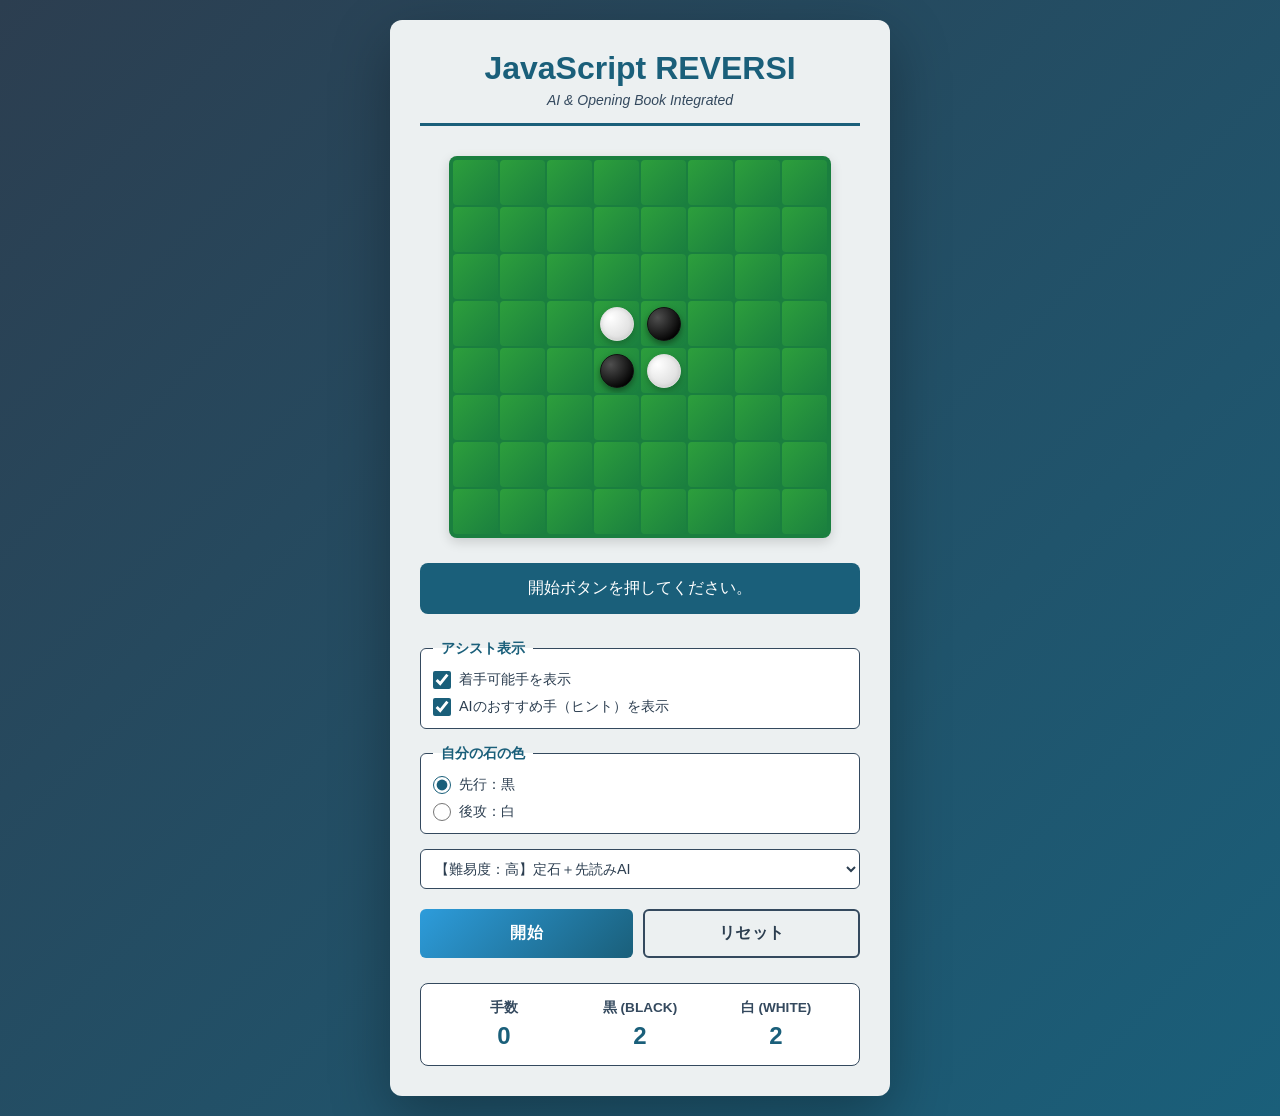
<file: index.html>
<!DOCTYPE html>
<html lang="ja">
<head>
    <meta charset="UTF-8">
    <meta name="viewport" content="width=device-width, initial-scale=1.0">
    <title>JavaScript REVERSI</title>
    <link rel="stylesheet" href="style.css">
</head>
<body>
    <div class="game-wrapper">
        <div class="game-container">
            <header class="game-header">
                <h1>JavaScript REVERSI</h1>
                <div class="subtitle">AI & Opening Book Integrated</div>
            </header>

            <div class="game-board">
                <div id="boardGrid" class="board-grid">
                    <!-- Javascript generates 64 cells here -->
                </div>
            </div>

            <div class="game-status">
                <div id="statusMessage" class="status-message">開始ボタンを押してください。</div>
            </div>

            <div class="game-controls">
                <form id="gameConfigForm" onsubmit="return false;">
                    <!-- index.html の gameConfigForm 内、control-group を以下に置き換え -->
                    <div class="control-group">
                        <fieldset>
                            <legend>アシスト表示</legend>
                            <div class="checkbox-group">
                                <label>
                                    <input type="checkbox" id="showLegalMoves" checked>
                                    着手可能手を表示
                                </label>
                                <label>
                                    <input type="checkbox" id="showAIHint" checked>
                                    AIのおすすめ手（ヒント）を表示
                                </label>
                            </div>
                        </fieldset>

                        <fieldset>
                            <legend>自分の石の色</legend>
                            <div class="radio-group">
                                <label>
                                    <input type="radio" name="playerColor" value="BLACK" checked>
                                    先行：黒
                                </label>
                                <label>
                                    <input type="radio" name="playerColor" value="WHITE">
                                    後攻：白
                                </label>
                            </div>
                        </fieldset>

                        <select id="difficultyLevel">
                            <option value="0">【難易度：低】ランダムに指す</option>
                            <option value="1">【難易度：中】評価テーブル読み</option>
                            <option value="2" selected>【難易度：高】定石＋先読みAI</option>
                        </select>
                    </div>

                    <div class="button-group">
                        <button type="button" id="startBtn" class="btn btn-primary">開始</button>
                        <button type="button" id="resetBtn" class="btn btn-secondary">リセット</button>
                    </div>
                </form>
            </div>

            <div class="game-info">
                <div class="info-item">
                    <span class="info-label">手数</span>
                    <span id="moveCount" class="info-value">0</span>
                </div>
                <div class="info-item">
                    <span class="info-label">黒 (BLACK)</span>
                    <span id="blackCount" class="info-value">2</span>
                </div>
                <div class="info-item">
                    <span class="info-label">白 (WHITE)</span>
                    <span id="whiteCount" class="info-value">2</span>
                </div>
            </div>
        </div>
    </div>

    <!-- Script files -->
    <script src="joseki.js"></script>
    <script src="reversi.js"></script>
    <script>
        document.addEventListener('DOMContentLoaded', () => {
            const game = new ReversiGame();
            game.initializeUI();
        });
    </script>
</body>
</html>
</file>
<file: style.css>
/* ============================================
   Reversi Game - Modern CSS
   ============================================ */

:root {
    --primary-color: #1a5f7a;
    --secondary-color: #2d9cdb;
    --success-color: #27ae60;
    --danger-color: #e74c3c;
    --dark-bg: #2c3e50;
    --light-bg: #ecf0f1;
    --board-green: #1a7f3f;
    --border-color: #34495e;
    --text-dark: #2c3e50;
    --text-light: #ffffff;
}

* {
    margin: 0;
    padding: 0;
    box-sizing: border-box;
}

html {
    font-size: 16px;
}

body {
    font-family: 'Segoe UI', Tahoma, Geneva, Verdana, sans-serif;
    background: linear-gradient(135deg, var(--dark-bg) 0%, var(--primary-color) 100%);
    color: var(--text-dark);
    min-height: 100vh;
    padding: 20px;
}

/* ============================================
   Layout
   ============================================ */

.game-wrapper {
    display: flex;
    justify-content: center;
    align-items: center;
    min-height: 100vh;
}

.game-container {
    background: var(--light-bg);
    border-radius: 12px;
    box-shadow: 0 20px 60px rgba(0, 0, 0, 0.3);
    padding: 30px;
    max-width: 500px;
    width: 100%;
}

/* ============================================
   Header
   ============================================ */

.game-header {
    text-align: center;
    margin-bottom: 30px;
    border-bottom: 3px solid var(--primary-color);
    padding-bottom: 15px;
}

.game-header h1 {
    font-size: 2rem;
    color: var(--primary-color);
    margin-bottom: 5px;
    font-weight: 700;
}

.game-header .subtitle {
    font-size: 0.875rem;
    color: var(--border-color);
    font-style: italic;
}

/* ============================================
   Game Board
   ============================================ */

.game-board {
    margin-bottom: 25px;
    display: flex;
    justify-content: center;
}

.board-grid {
    display: inline-grid;
    grid-template-columns: repeat(8, 1fr);
    gap: 2px;
    background: var(--board-green);
    padding: 4px;
    border-radius: 8px;
    box-shadow: 0 4px 12px rgba(0, 0, 0, 0.15);
}

.board-cell {
    width: 45px;
    height: 45px;
    background: linear-gradient(135deg, #2d9f3c 0%, #1a7f3f 100%);
    border: none;
    border-radius: 4px;
    padding: 0;
    cursor: pointer;
    transition: all 0.2s ease;
    display: flex;
    align-items: center;
    justify-content: center;
    overflow: hidden;
}

.board-cell:hover:not(:disabled) {
    transform: scale(1.05);
    box-shadow: inset 0 0 8px rgba(255, 255, 255, 0.2);
}

.board-cell:active:not(:disabled) {
    transform: scale(0.98);
}

.board-cell img {
    width: 100%;
    height: 100%;
    object-fit: cover;
    display: block;
}

/* ============================================
   Status Message
   ============================================ */

.game-status {
    background: var(--primary-color);
    color: var(--text-light);
    padding: 15px;
    border-radius: 8px;
    margin-bottom: 25px;
    text-align: center;
    font-weight: 500;
    min-height: 40px;
    display: flex;
    align-items: center;
    justify-content: center;
}

.status-message {
    width: 100%;
}

/* ============================================
   Game Controls
   ============================================ */

.game-controls {
    margin-bottom: 25px;
}

.control-group {
    display: flex;
    flex-direction: column;
    gap: 15px;
    margin-bottom: 20px;
}

fieldset {
    border: 1px solid var(--border-color);
    border-radius: 6px;
    padding: 12px;
    background: white;
}

legend {
    padding: 0 8px;
    font-weight: 600;
    color: var(--primary-color);
    font-size: 0.9rem;
}

.radio-group,
.checkbox-group {
    display: flex;
    flex-direction: column;
    gap: 8px;
}

label {
    display: flex;
    align-items: center;
    cursor: pointer;
    user-select: none;
    font-size: 0.9rem;
}

label input[type="radio"],
label input[type="checkbox"] {
    margin-right: 8px;
    cursor: pointer;
    width: 18px;
    height: 18px;
    accent-color: var(--primary-color);
}

select {
    width: 100%;
    padding: 10px;
    border: 1px solid var(--border-color);
    border-radius: 6px;
    font-size: 0.9rem;
    background: white;
    color: var(--text-dark);
    cursor: pointer;
    transition: border-color 0.2s ease;
}

select:hover,
select:focus {
    border-color: var(--primary-color);
    outline: none;
}

/* ============================================
   Buttons
   ============================================ */

.button-group {
    display: flex;
    gap: 10px;
    margin-top: 20px;
}

.btn {
    flex: 1;
    padding: 12px 20px;
    border: none;
    border-radius: 6px;
    font-size: 1rem;
    font-weight: 600;
    cursor: pointer;
    transition: all 0.3s ease;
    text-transform: uppercase;
    letter-spacing: 0.5px;
}

.btn:hover {
    transform: translateY(-2px);
    box-shadow: 0 6px 16px rgba(0, 0, 0, 0.2);
}

.btn:active {
    transform: translateY(0);
}

.btn-primary {
    background: linear-gradient(135deg, var(--secondary-color) 0%, var(--primary-color) 100%);
    color: var(--text-light);
}

.btn-primary:hover {
    background: linear-gradient(135deg, var(--primary-color) 0%, var(--secondary-color) 100%);
}

.btn-secondary {
    background: var(--light-bg);
    color: var(--text-dark);
    border: 2px solid var(--border-color);
}

.btn-secondary:hover {
    background: var(--border-color);
    color: var(--text-light);
}

.btn:disabled {
    opacity: 0.5;
    cursor: not-allowed;
    transform: none;
}

/* ============================================
   Game Info
   ============================================ */

.game-info {
    display: flex;
    justify-content: space-around;
    background: white;
    padding: 15px;
    border-radius: 8px;
    border: 1px solid var(--border-color);
}

.info-item {
    text-align: center;
    flex: 1;
}

.info-label {
    display: block;
    font-size: 0.85rem;
    color: var(--border-color);
    font-weight: 600;
    margin-bottom: 5px;
}

.info-value {
    display: block;
    font-size: 1.5rem;
    font-weight: 700;
    color: var(--primary-color);
}

/* ============================================
   Responsive Design
   ============================================ */

@media (max-width: 480px) {
    .game-container {
        padding: 20px;
    }

    .game-header h1 {
        font-size: 1.5rem;
    }

    .board-cell {
        width: 40px;
        height: 40px;
    }

    .btn {
        font-size: 0.9rem;
        padding: 10px 15px;
    }

    .game-info {
        flex-direction: column;
        gap: 12px;
    }

    .info-item {
        display: flex;
        justify-content: space-between;
        align-items: center;
        text-align: left;
    }

    .info-label {
        margin-bottom: 0;
        margin-right: 10px;
    }
}

@media (max-width: 360px) {
    .game-container {
        padding: 15px;
    }

    .board-cell {
        width: 35px;
        height: 35px;
    }

    .control-group {
        gap: 12px;
    }

    fieldset {
        padding: 10px;
    }
}

/* ============================================
   Game Pieces & Hints
   ============================================ */

.disc {
    width: 34px;
    height: 34px;
    border-radius: 50%;
    box-shadow: 0 3px 6px rgba(0, 0, 0, 0.4);
    transition: transform 0.3s ease;
}

.disc.black {
    background: radial-gradient(circle at 30% 30%, #4f4f4f 0%, #000000 80%, #111111 100%);
    border: 1px solid #111;
}

.disc.white {
    background: radial-gradient(circle at 30% 30%, #ffffff 0%, #e0e0e0 70%, #d5d5d5 100%);
    border: 1px solid #dcdcdc;
    box-shadow: 0 3px 6px rgba(0, 0, 0, 0.2), inset 0 0 4px rgba(0, 0, 0, 0.1);
}

.board-cell.legal-move::after {
    content: '';
    width: 10px;
    height: 10px;
    border-radius: 50%;
    background: rgba(255, 255, 255, 0.5);
    box-shadow: inset 0 1px 2px rgba(0,0,0,0.3);
    animation: pulse 1.5s infinite ease-in-out;
}

@keyframes pulse {
    0% {
        transform: scale(0.9);
        opacity: 0.4;
    }
    50% {
        transform: scale(1.2);
        opacity: 0.8;
    }
    100% {
        transform: scale(0.9);
        opacity: 0.4;
    }
}

/* ============================================
   AI Hint Style (Custom addition)
   ============================================ */

.board-cell.ai-hint::after {
    content: '';
    width: 14px;
    height: 14px;
    border-radius: 50%;
    background: rgba(45, 156, 219, 0.9); /* 鮮やかな青色 */
    box-shadow: 0 0 8px rgba(45, 156, 219, 0.8), inset 0 1px 2px rgba(255,255,255,0.5);
    animation: pulse-blue 1.2s infinite ease-in-out;
}

@keyframes pulse-blue {
    0% {
        transform: scale(0.8);
        box-shadow: 0 0 0 0 rgba(45, 156, 219, 0.7);
    }
    70% {
        transform: scale(1.2);
        box-shadow: 0 0 0 8px rgba(45, 156, 219, 0);
    }
    100% {
        transform: scale(0.8);
        box-shadow: 0 0 0 0 rgba(45, 156, 219, 0);
    }
}

/* AIの最後の着手を強調 */
.board-cell.last-ai-move::after {
    content: '';
    position: absolute;
    width: 38px;
    height: 38px;
    border: 3px solid #ffd700; /* 金色 */
    border-radius: 50%;
    box-shadow: 0 0 12px #ffd700, 
                0 0 20px rgba(255, 215, 0, 0.6);
    animation: lastMovePulse 1.5s ease-out forwards;
    pointer-events: none;
}

@keyframes lastMovePulse {
    0%   { transform: scale(0.6); opacity: 0.9; }
    30%  { transform: scale(1.15); }
    70%  { transform: scale(0.95); }
    100% { transform: scale(1.0); opacity: 0; }
}
</file>
